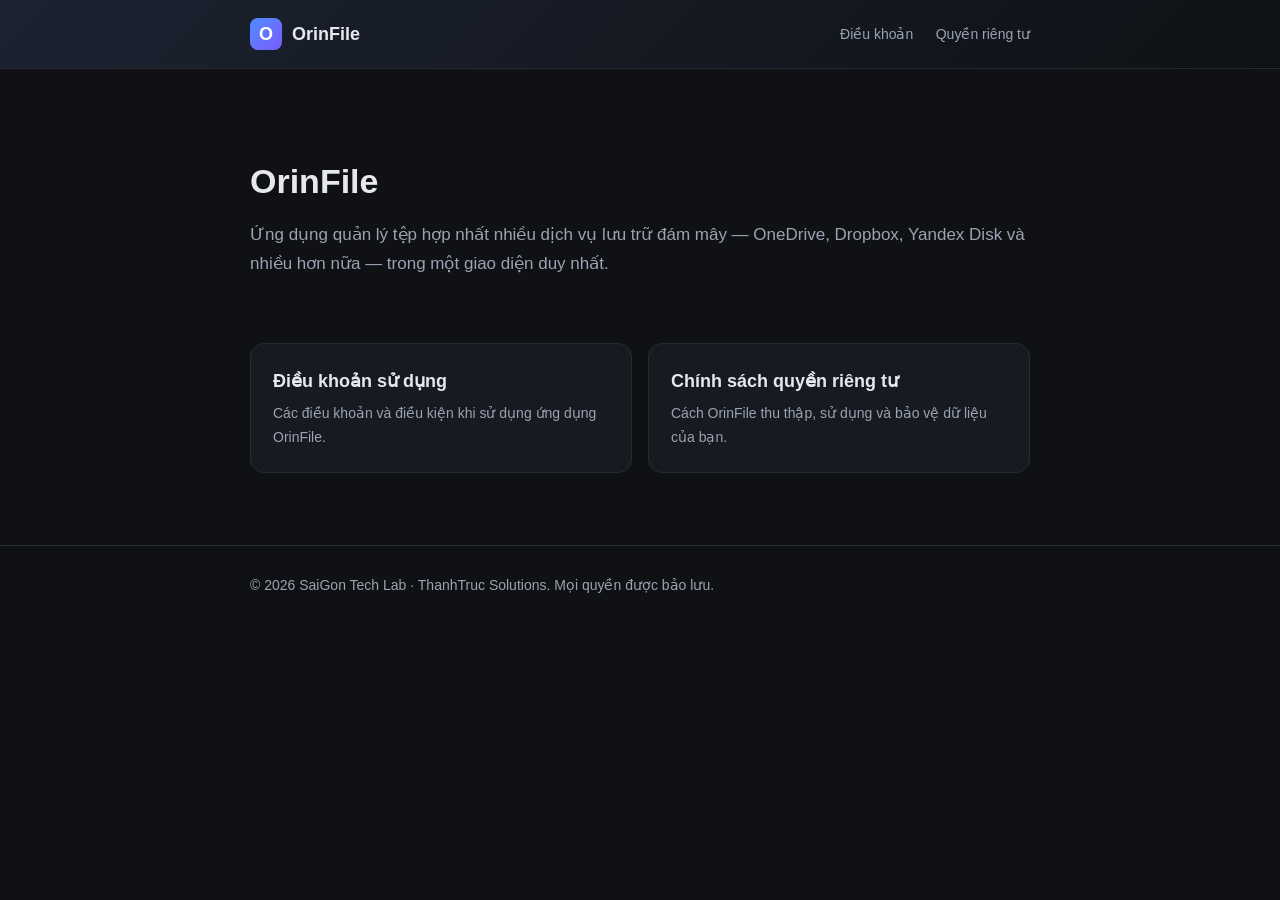
<file: index.html>
<!DOCTYPE html>
<html lang="vi">
<head>
<meta charset="UTF-8">
<meta name="viewport" content="width=device-width, initial-scale=1.0">
<title>OrinFile — Quản lý tệp đa nền tảng đám mây</title>
<meta name="description" content="OrinFile — ứng dụng quản lý tệp hợp nhất nhiều dịch vụ lưu trữ đám mây: OneDrive, Dropbox, Yandex Disk và nhiều hơn nữa.">
<link rel="stylesheet" href="style.css">
</head>
<body>
<header>
  <div class="wrap">
    <nav class="nav">
      <a class="brand" href="index.html"><span class="logo">O</span> OrinFile</a>
      <div>
        <a class="link" href="terms.html">Điều khoản</a>
        <a class="link" href="privacy.html">Quyền riêng tư</a>
      </div>
    </nav>
  </div>
</header>
<main>
  <div class="wrap">
    <section class="hero">
      <h1>OrinFile</h1>
      <p>Ứng dụng quản lý tệp hợp nhất nhiều dịch vụ lưu trữ đám mây — OneDrive, Dropbox, Yandex Disk và nhiều hơn nữa — trong một giao diện duy nhất.</p>
    </section>
    <div class="cards">
      <a href="terms.html">
        <h3>Điều khoản sử dụng</h3>
        <p>Các điều khoản và điều kiện khi sử dụng ứng dụng OrinFile.</p>
      </a>
      <a href="privacy.html">
        <h3>Chính sách quyền riêng tư</h3>
        <p>Cách OrinFile thu thập, sử dụng và bảo vệ dữ liệu của bạn.</p>
      </a>
    </div>
  </div>
</main>
<footer>
  <div class="wrap">
    © 2026 SaiGon Tech Lab · ThanhTruc Solutions. Mọi quyền được bảo lưu.
  </div>
</footer>
</body>
</html>
</file>
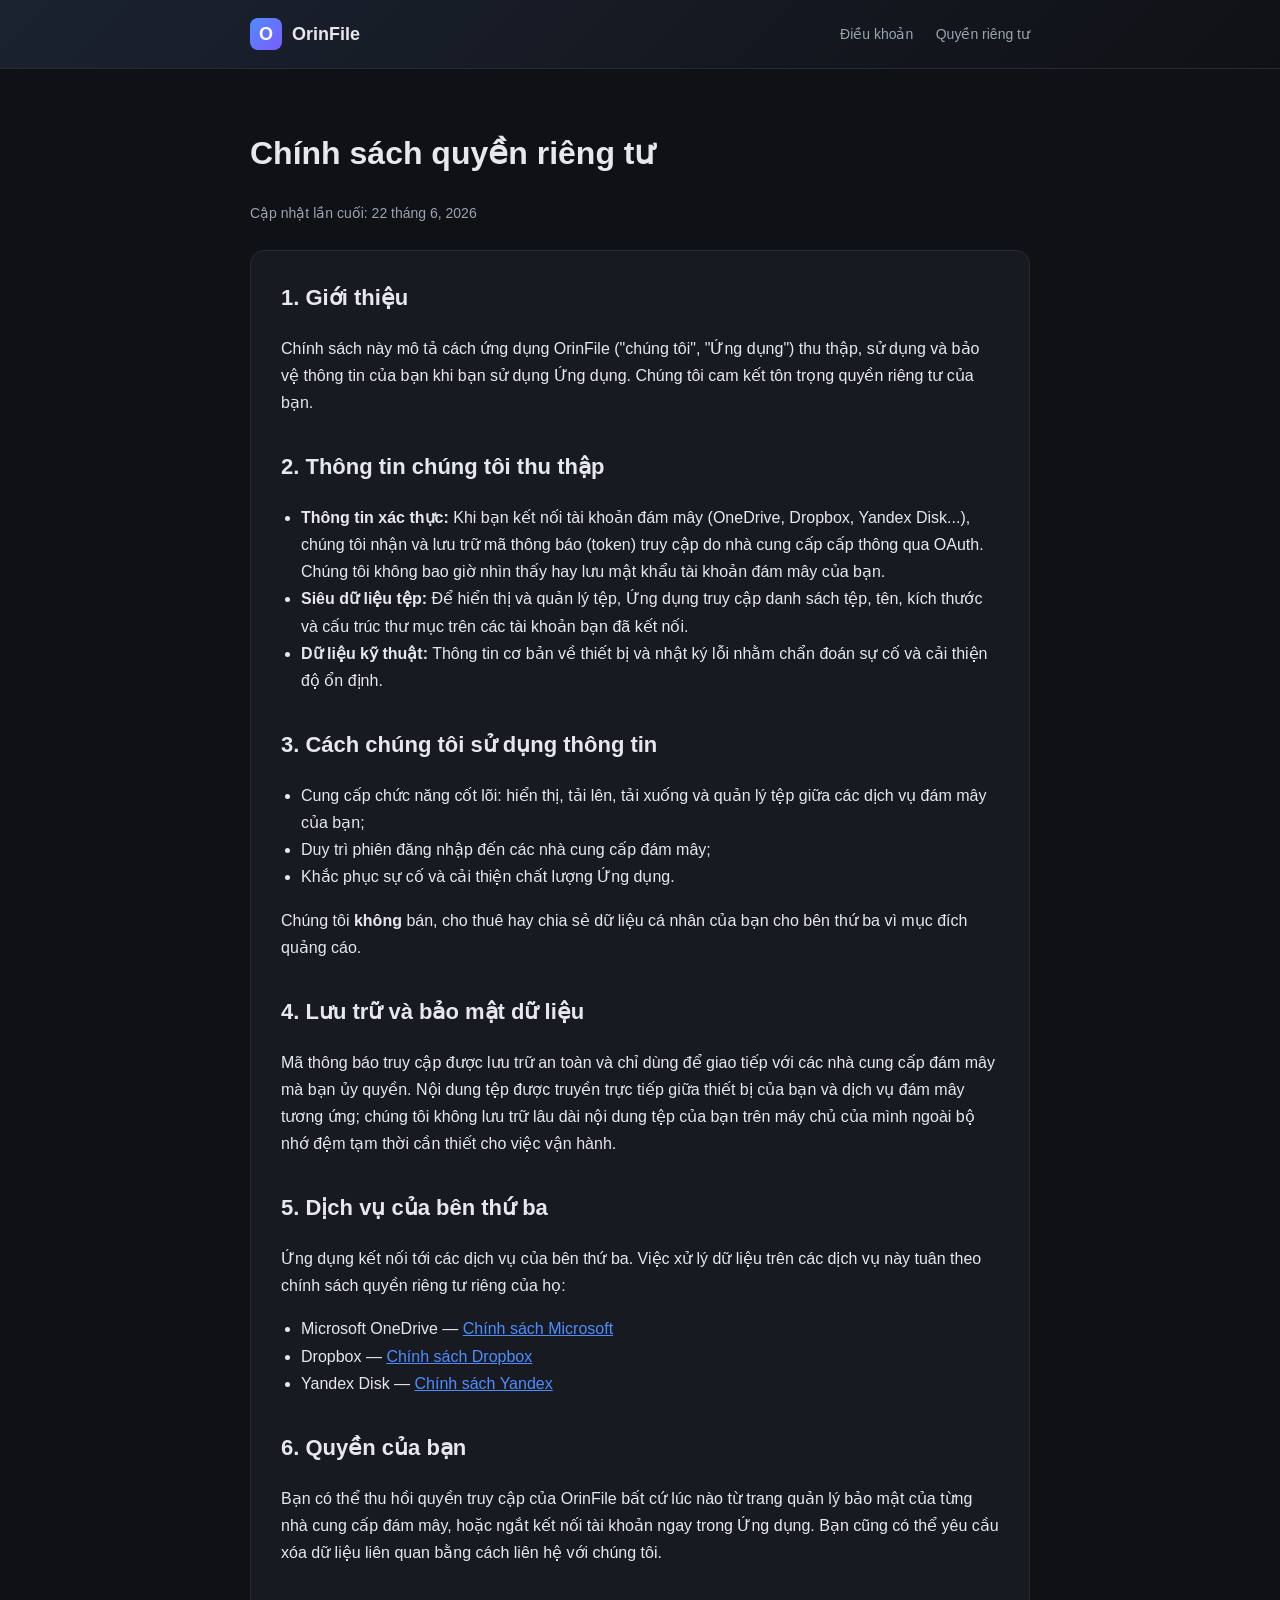
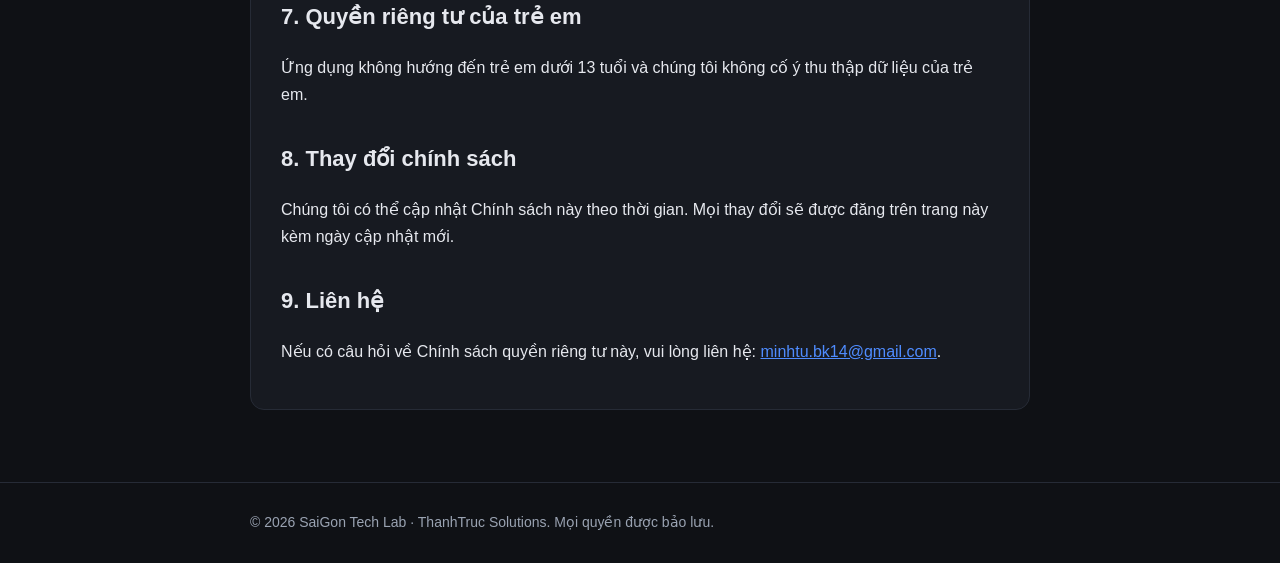
<file: privacy.html>
<!DOCTYPE html>
<html lang="vi">
<head>
<meta charset="UTF-8">
<meta name="viewport" content="width=device-width, initial-scale=1.0">
<title>Chính sách quyền riêng tư — OrinFile</title>
<meta name="description" content="Chính sách quyền riêng tư của ứng dụng OrinFile.">
<link rel="stylesheet" href="style.css">
</head>
<body>
<header>
  <div class="wrap">
    <nav class="nav">
      <a class="brand" href="index.html"><span class="logo">O</span> OrinFile</a>
      <div>
        <a class="link" href="terms.html">Điều khoản</a>
        <a class="link" href="privacy.html">Quyền riêng tư</a>
      </div>
    </nav>
  </div>
</header>
<main>
  <div class="wrap">
    <h1>Chính sách quyền riêng tư</h1>
    <p class="updated">Cập nhật lần cuối: 22 tháng 6, 2026</p>
    <div class="card">
      <h2>1. Giới thiệu</h2>
      <p>Chính sách này mô tả cách ứng dụng OrinFile ("chúng tôi", "Ứng dụng") thu thập, sử dụng và bảo vệ thông tin của bạn khi bạn sử dụng Ứng dụng. Chúng tôi cam kết tôn trọng quyền riêng tư của bạn.</p>

      <h2>2. Thông tin chúng tôi thu thập</h2>
      <ul>
        <li><strong>Thông tin xác thực:</strong> Khi bạn kết nối tài khoản đám mây (OneDrive, Dropbox, Yandex Disk...), chúng tôi nhận và lưu trữ mã thông báo (token) truy cập do nhà cung cấp cấp thông qua OAuth. Chúng tôi không bao giờ nhìn thấy hay lưu mật khẩu tài khoản đám mây của bạn.</li>
        <li><strong>Siêu dữ liệu tệp:</strong> Để hiển thị và quản lý tệp, Ứng dụng truy cập danh sách tệp, tên, kích thước và cấu trúc thư mục trên các tài khoản bạn đã kết nối.</li>
        <li><strong>Dữ liệu kỹ thuật:</strong> Thông tin cơ bản về thiết bị và nhật ký lỗi nhằm chẩn đoán sự cố và cải thiện độ ổn định.</li>
      </ul>

      <h2>3. Cách chúng tôi sử dụng thông tin</h2>
      <ul>
        <li>Cung cấp chức năng cốt lõi: hiển thị, tải lên, tải xuống và quản lý tệp giữa các dịch vụ đám mây của bạn;</li>
        <li>Duy trì phiên đăng nhập đến các nhà cung cấp đám mây;</li>
        <li>Khắc phục sự cố và cải thiện chất lượng Ứng dụng.</li>
      </ul>
      <p>Chúng tôi <strong>không</strong> bán, cho thuê hay chia sẻ dữ liệu cá nhân của bạn cho bên thứ ba vì mục đích quảng cáo.</p>

      <h2>4. Lưu trữ và bảo mật dữ liệu</h2>
      <p>Mã thông báo truy cập được lưu trữ an toàn và chỉ dùng để giao tiếp với các nhà cung cấp đám mây mà bạn ủy quyền. Nội dung tệp được truyền trực tiếp giữa thiết bị của bạn và dịch vụ đám mây tương ứng; chúng tôi không lưu trữ lâu dài nội dung tệp của bạn trên máy chủ của mình ngoài bộ nhớ đệm tạm thời cần thiết cho việc vận hành.</p>

      <h2>5. Dịch vụ của bên thứ ba</h2>
      <p>Ứng dụng kết nối tới các dịch vụ của bên thứ ba. Việc xử lý dữ liệu trên các dịch vụ này tuân theo chính sách quyền riêng tư riêng của họ:</p>
      <ul>
        <li>Microsoft OneDrive — <a href="https://privacy.microsoft.com/privacystatement" target="_blank" rel="noopener">Chính sách Microsoft</a></li>
        <li>Dropbox — <a href="https://www.dropbox.com/privacy" target="_blank" rel="noopener">Chính sách Dropbox</a></li>
        <li>Yandex Disk — <a href="https://yandex.com/legal/confidential/" target="_blank" rel="noopener">Chính sách Yandex</a></li>
      </ul>

      <h2>6. Quyền của bạn</h2>
      <p>Bạn có thể thu hồi quyền truy cập của OrinFile bất cứ lúc nào từ trang quản lý bảo mật của từng nhà cung cấp đám mây, hoặc ngắt kết nối tài khoản ngay trong Ứng dụng. Bạn cũng có thể yêu cầu xóa dữ liệu liên quan bằng cách liên hệ với chúng tôi.</p>

      <h2>7. Quyền riêng tư của trẻ em</h2>
      <p>Ứng dụng không hướng đến trẻ em dưới 13 tuổi và chúng tôi không cố ý thu thập dữ liệu của trẻ em.</p>

      <h2>8. Thay đổi chính sách</h2>
      <p>Chúng tôi có thể cập nhật Chính sách này theo thời gian. Mọi thay đổi sẽ được đăng trên trang này kèm ngày cập nhật mới.</p>

      <h2>9. Liên hệ</h2>
      <p>Nếu có câu hỏi về Chính sách quyền riêng tư này, vui lòng liên hệ: <a href="mailto:minhtu.bk14@gmail.com">minhtu.bk14@gmail.com</a>.</p>
    </div>
  </div>
</main>
<footer>
  <div class="wrap">
    © 2026 SaiGon Tech Lab · ThanhTruc Solutions. Mọi quyền được bảo lưu.
  </div>
</footer>
</body>
</html>
</file>
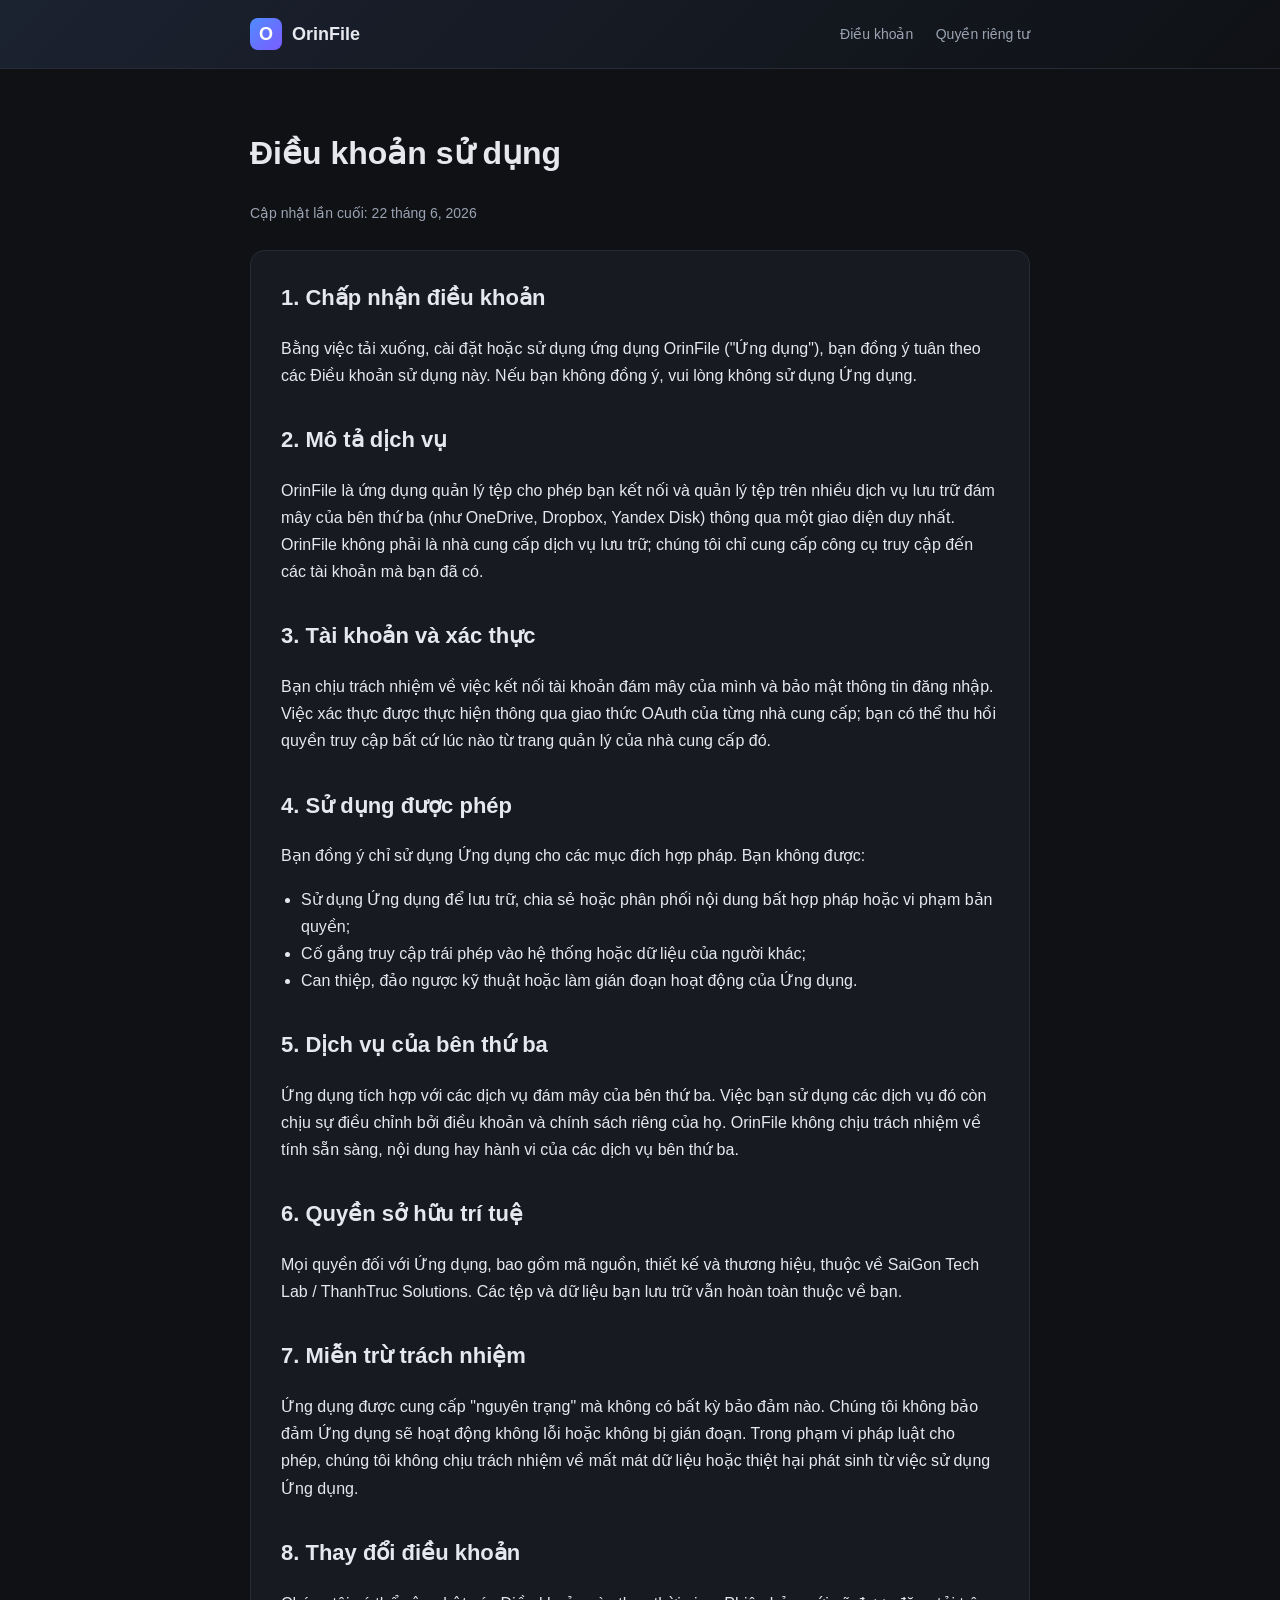
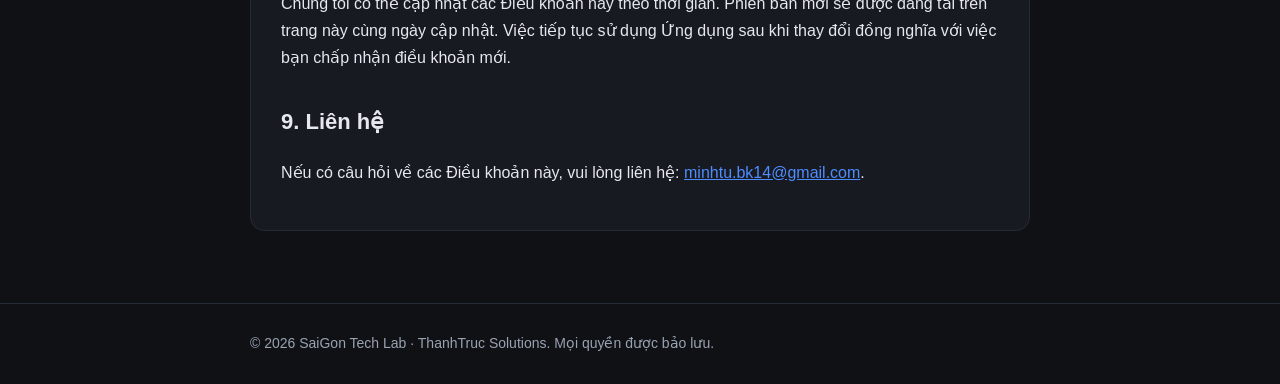
<file: terms.html>
<!DOCTYPE html>
<html lang="vi">
<head>
<meta charset="UTF-8">
<meta name="viewport" content="width=device-width, initial-scale=1.0">
<title>Điều khoản sử dụng — OrinFile</title>
<meta name="description" content="Điều khoản sử dụng ứng dụng OrinFile.">
<link rel="stylesheet" href="style.css">
</head>
<body>
<header>
  <div class="wrap">
    <nav class="nav">
      <a class="brand" href="index.html"><span class="logo">O</span> OrinFile</a>
      <div>
        <a class="link" href="terms.html">Điều khoản</a>
        <a class="link" href="privacy.html">Quyền riêng tư</a>
      </div>
    </nav>
  </div>
</header>
<main>
  <div class="wrap">
    <h1>Điều khoản sử dụng</h1>
    <p class="updated">Cập nhật lần cuối: 22 tháng 6, 2026</p>
    <div class="card">
      <h2>1. Chấp nhận điều khoản</h2>
      <p>Bằng việc tải xuống, cài đặt hoặc sử dụng ứng dụng OrinFile ("Ứng dụng"), bạn đồng ý tuân theo các Điều khoản sử dụng này. Nếu bạn không đồng ý, vui lòng không sử dụng Ứng dụng.</p>

      <h2>2. Mô tả dịch vụ</h2>
      <p>OrinFile là ứng dụng quản lý tệp cho phép bạn kết nối và quản lý tệp trên nhiều dịch vụ lưu trữ đám mây của bên thứ ba (như OneDrive, Dropbox, Yandex Disk) thông qua một giao diện duy nhất. OrinFile không phải là nhà cung cấp dịch vụ lưu trữ; chúng tôi chỉ cung cấp công cụ truy cập đến các tài khoản mà bạn đã có.</p>

      <h2>3. Tài khoản và xác thực</h2>
      <p>Bạn chịu trách nhiệm về việc kết nối tài khoản đám mây của mình và bảo mật thông tin đăng nhập. Việc xác thực được thực hiện thông qua giao thức OAuth của từng nhà cung cấp; bạn có thể thu hồi quyền truy cập bất cứ lúc nào từ trang quản lý của nhà cung cấp đó.</p>

      <h2>4. Sử dụng được phép</h2>
      <p>Bạn đồng ý chỉ sử dụng Ứng dụng cho các mục đích hợp pháp. Bạn không được:</p>
      <ul>
        <li>Sử dụng Ứng dụng để lưu trữ, chia sẻ hoặc phân phối nội dung bất hợp pháp hoặc vi phạm bản quyền;</li>
        <li>Cố gắng truy cập trái phép vào hệ thống hoặc dữ liệu của người khác;</li>
        <li>Can thiệp, đảo ngược kỹ thuật hoặc làm gián đoạn hoạt động của Ứng dụng.</li>
      </ul>

      <h2>5. Dịch vụ của bên thứ ba</h2>
      <p>Ứng dụng tích hợp với các dịch vụ đám mây của bên thứ ba. Việc bạn sử dụng các dịch vụ đó còn chịu sự điều chỉnh bởi điều khoản và chính sách riêng của họ. OrinFile không chịu trách nhiệm về tính sẵn sàng, nội dung hay hành vi của các dịch vụ bên thứ ba.</p>

      <h2>6. Quyền sở hữu trí tuệ</h2>
      <p>Mọi quyền đối với Ứng dụng, bao gồm mã nguồn, thiết kế và thương hiệu, thuộc về SaiGon Tech Lab / ThanhTruc Solutions. Các tệp và dữ liệu bạn lưu trữ vẫn hoàn toàn thuộc về bạn.</p>

      <h2>7. Miễn trừ trách nhiệm</h2>
      <p>Ứng dụng được cung cấp "nguyên trạng" mà không có bất kỳ bảo đảm nào. Chúng tôi không bảo đảm Ứng dụng sẽ hoạt động không lỗi hoặc không bị gián đoạn. Trong phạm vi pháp luật cho phép, chúng tôi không chịu trách nhiệm về mất mát dữ liệu hoặc thiệt hại phát sinh từ việc sử dụng Ứng dụng.</p>

      <h2>8. Thay đổi điều khoản</h2>
      <p>Chúng tôi có thể cập nhật các Điều khoản này theo thời gian. Phiên bản mới sẽ được đăng tải trên trang này cùng ngày cập nhật. Việc tiếp tục sử dụng Ứng dụng sau khi thay đổi đồng nghĩa với việc bạn chấp nhận điều khoản mới.</p>

      <h2>9. Liên hệ</h2>
      <p>Nếu có câu hỏi về các Điều khoản này, vui lòng liên hệ: <a href="mailto:minhtu.bk14@gmail.com">minhtu.bk14@gmail.com</a>.</p>
    </div>
  </div>
</main>
<footer>
  <div class="wrap">
    © 2026 SaiGon Tech Lab · ThanhTruc Solutions. Mọi quyền được bảo lưu.
  </div>
</footer>
</body>
</html>
</file>
<file: style.css>
:root {
  --bg: #0f1115;
  --card: #171a21;
  --text: #e6e8ee;
  --muted: #9aa3b2;
  --accent: #4f8cff;
  --border: #262b36;
}
* { box-sizing: border-box; }
body {
  margin: 0;
  font-family: -apple-system, BlinkMacSystemFont, "Segoe UI", Roboto, Helvetica, Arial, sans-serif;
  background: var(--bg);
  color: var(--text);
  line-height: 1.7;
}
header {
  background: linear-gradient(135deg, #1b2230, #0f1115);
  border-bottom: 1px solid var(--border);
}
.wrap { max-width: 820px; margin: 0 auto; padding: 0 20px; }
.nav {
  display: flex; align-items: center; justify-content: space-between;
  padding: 18px 0;
}
.brand { display: flex; align-items: center; gap: 10px; font-weight: 700; font-size: 18px; color: var(--text); text-decoration: none; }
.brand .logo {
  width: 32px; height: 32px; border-radius: 8px;
  background: linear-gradient(135deg, var(--accent), #7b5cff);
  display: inline-flex; align-items: center; justify-content: center;
  font-weight: 800; color: #fff;
}
.nav a.link { color: var(--muted); text-decoration: none; margin-left: 18px; font-size: 14px; }
.nav a.link:hover { color: var(--text); }
.hero { padding: 48px 0 36px; }
.hero h1 { font-size: 34px; margin: 0 0 10px; }
.hero p { color: var(--muted); font-size: 17px; margin: 0; }
main { padding: 36px 0 72px; }
.card {
  background: var(--card);
  border: 1px solid var(--border);
  border-radius: 14px;
  padding: 28px 30px;
}
h2 { font-size: 22px; margin-top: 32px; }
h2:first-child { margin-top: 0; }
a { color: var(--accent); }
.muted { color: var(--muted); }
.updated { color: var(--muted); font-size: 14px; margin-bottom: 24px; }
.cards { display: grid; grid-template-columns: 1fr 1fr; gap: 16px; margin-top: 28px; }
.cards a {
  display: block; background: var(--card); border: 1px solid var(--border);
  border-radius: 14px; padding: 22px; text-decoration: none; color: var(--text);
  transition: border-color .15s, transform .15s;
}
.cards a:hover { border-color: var(--accent); transform: translateY(-2px); }
.cards h3 { margin: 0 0 6px; font-size: 18px; }
.cards p { margin: 0; color: var(--muted); font-size: 14px; }
footer { border-top: 1px solid var(--border); padding: 28px 0; color: var(--muted); font-size: 14px; }
ul { padding-left: 20px; }
@media (max-width: 600px) { .cards { grid-template-columns: 1fr; } .hero h1 { font-size: 28px; } }
</file>
